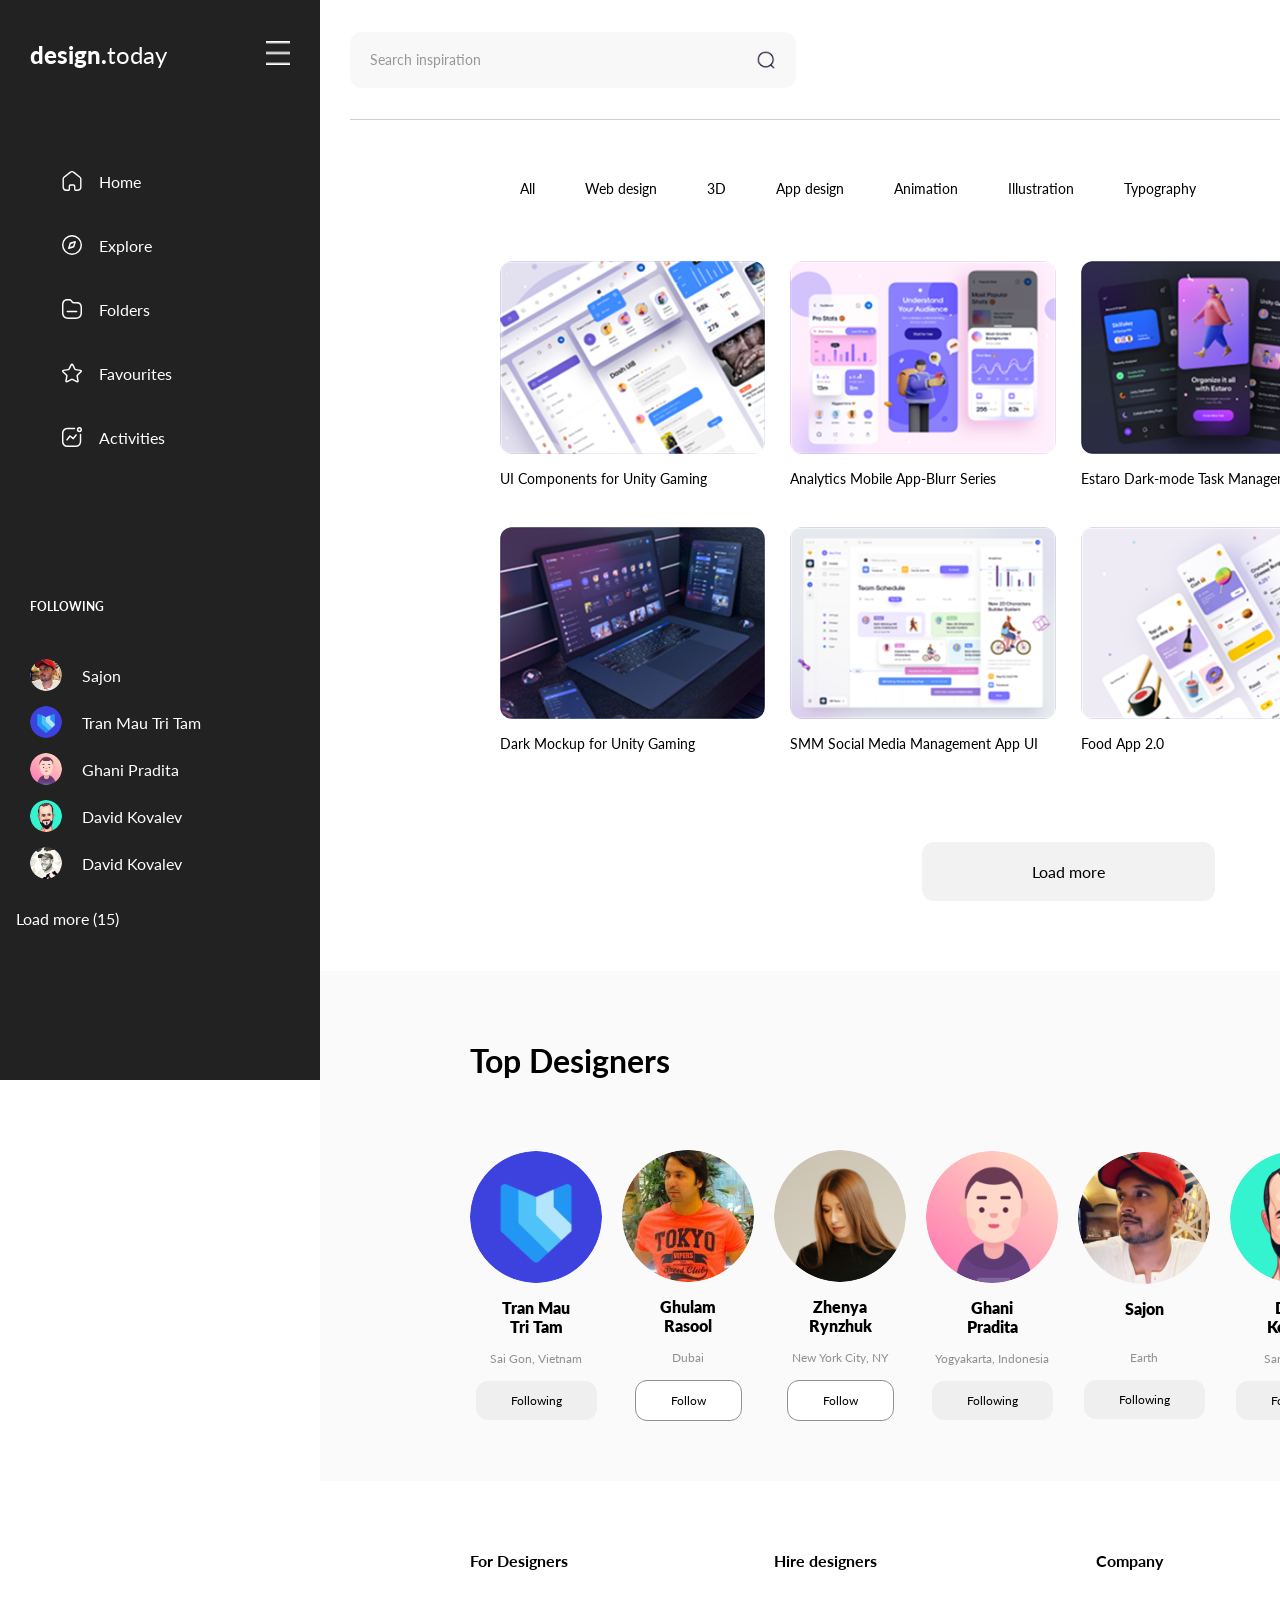
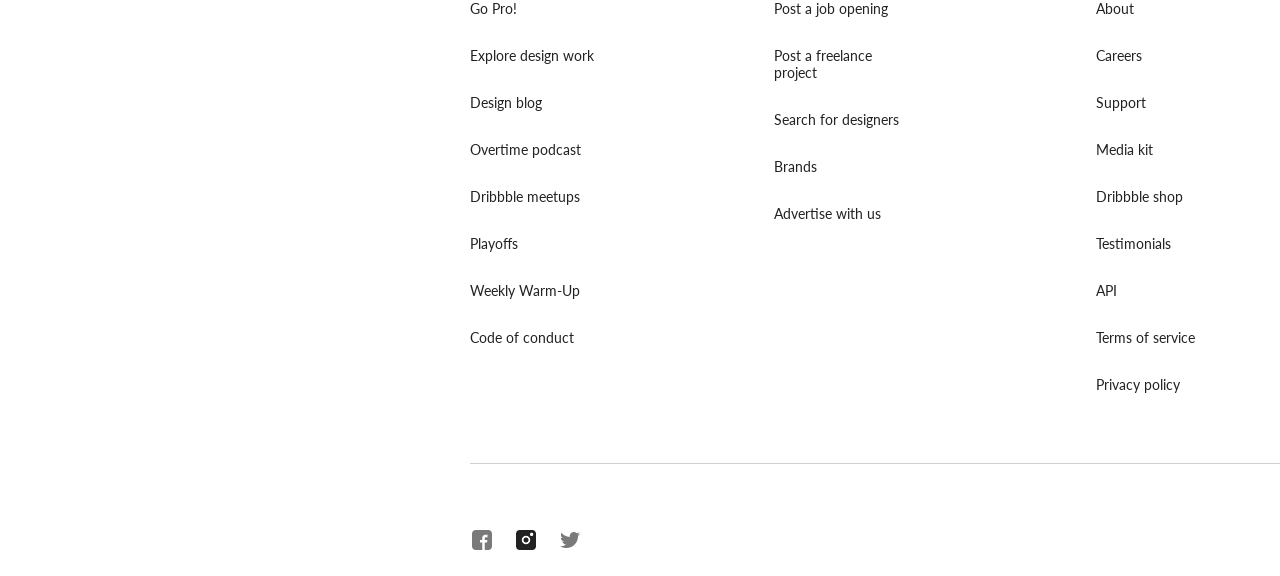
<file: index.html>
<!doctype html>
<html lang="en">
  <head>
    <meta charset="UTF-8" />
    <meta name="viewport" content="width=device-width, initial-scale=1.0" />
    <title>SHUALEDURI | NIKUSHA JGARKAVA</title>
    <link rel="stylesheet" href="src/style.css" />
    <link rel="preconnect" href="https://fonts.googleapis.com" />
    <link rel="preconnect" href="https://fonts.gstatic.com" crossorigin />
    <link
      href="https://fonts.googleapis.com/css2?family=Lato:ital,wght@0,100;0,300;0,400;0,700;0,900;1,100;1,300;1,400;1,700;1,900&display=swap"
      rel="stylesheet"
    />
    <meta name="desctiption" content="SHUALEDURI" />
    <meta
      property="og:url"
      content="https://nikushajgarkava718.github.io/SHUALEDURI-NIKUSHA-JGARKAVA/"
    />
    <meta property="og:type" content="site" />
    <meta property="og:title" content="making site design" />
    <meta property="og:description" content="making site design" />
  </head>
  <body>
    <aside class="sidebar">
      <div class="logo">
        <div class="mainlogo">
          <div class="start">design.</div>
          <div class="end">today</div>
        </div>
        <div class="burger">
          <img src="src/img/burger.png" alt="burgermenu" />
        </div>
      </div>
      <nav class="navigation">
        <ul>
          <li class="icons">
            <img src="src/img/home.svg" alt="home" />
            <span>Home</span>
          </li>
          <li class="icons">
            <img src="src/img/explore.svg" alt="explore" />
            <span>Explore</span>
          </li>
          <li class="icons">
            <img src="src/img/folders.svg" alt="folders" />
            <span>Folders</span>
          </li>
          <li class="icons">
            <img src="src/img/favourites.svg" alt="favourites" />
            <span>Favourites</span>
          </li>
          <li class="icons">
            <img src="src/img/activities.svg" alt="activities" />
            <span>Activities</span>
          </li>
        </ul>
      </nav>
      <div class="following">
        <h3>Following</h3>
        <ul class="allmembers">
          <li class="members">
            <img src="src/img/sajon.png" alt="Sajon" /> <span>Sajon</span>
          </li>
          <li class="members">
            <img src="src/img/tran.png" alt="Tran Mau Tri Tam" />
            <span>Tran Mau Tri Tam</span>
          </li>
          <li class="members">
            <img src="src/img/ghani.png" alt="Ghani Pradita" />
            <span>Ghani Pradita</span>
          </li>
          <li class="members">
            <img src="src/img/david.png" alt="David Kovalev" />
            <span>David Kovalev</span>
          </li>
          <li class="members">
            <img src="src/img/ryan.png" alt="Ryan Putnam" />
            <span>David Kovalev</span>
          </li>
        </ul>
      </div>
      <div class="loadmore">
        <p>Load more (15)</p>
      </div>
    </aside>
    <header class="header">
        <form class="search" role="search">
        <label for="search-input" class="visually-hidden">Search inspiration</label>
        <input
             type="search"
            id="search-input"
            name="search"
            placeholder="Search inspiration"
            />
            <button type="submit" aria-label="Search">
             <img src="src/img/searchicon.png" alt="" />
            </button>
        </form>
     
      </div>
      <div class="nextpage">
        <span>GO PRO!</span>
        <img src="src/img/mailnot.png" alt="maillogo" />
        <img src="src/img/notification.png" alt="messagelogo" />
        <a href="nextpage.html"
          ><img src="src/img/nextpage.png" alt="gotonextpage"
        /></a>
        <button class="load">UPLOAD</button>
      </div>
    </header>
    <section class="main">
      <div class="categories">
        <div class="catnames">
          <span class="names">All</span>
          <span class="names">Web design</span>
          <span class="names">3D</span>
          <span class="names">App design</span>
          <span class="names">Animation</span>
          <span class="names">Illustration</span>
          <span class="names">Typography</span>
        </div>
        <button class="bfilters">
          <img src="src/img/filterlogo.svg" alt="filterlogo" />
          Filters
        </button>
      </div>
      <div class="nextsection">
        <div class="bigphotos">
          <div class="photos">
            <img src="src/img/ui.png" alt="uielements" />
            <div class="photo-actions">
              <button class="icon-btn" aria-label="Add">
                <img src="src/img/plus.png" alt="" />
              </button>
              <button class="icon-btn" aria-label="Favourite">
                <img src="src/img/heart.png" alt="" />
              </button>
            </div>
            <p>UI Components for Unity Gaming</p>
          </div>
          <div class="photos">
            <img src="src/img/blurr.png" alt="blurr" />
            <div class="photo-actions">
              <button class="icon-btn" aria-label="Add">
                <img src="src/img/plus.png" alt="" />
              </button>
              <button class="icon-btn" aria-label="Favourite">
                <img src="src/img/heart.png" alt="" />
              </button>
            </div>
            <p>Analytics Mobile App-Blurr Series</p>
          </div>
          <div class="photos">
            <img src="src/img/darkmode.png" alt="darkmode" />
            <div class="photo-actions">
              <button class="icon-btn" aria-label="Add">
                <img src="src/img/plus.png" alt="" />
              </button>
              <button class="icon-btn" aria-label="Favourite">
                <img src="src/img/heart.png" alt="" />
              </button>
            </div>
            <p>Estaro Dark-mode Task Management App</p>
          </div>
          <div class="photos">
            <img src="src/img/livestream.png" alt="livestream" />
            <div class="photo-actions">
              <button class="icon-btn" aria-label="Add">
                <img src="src/img/plus.png" alt="" />
              </button>
              <button class="icon-btn" aria-label="Favourite">
                <img src="src/img/heart.png" alt="" />
              </button>
            </div>
            <p>Live streaming application for gamers.</p>
          </div>
        </div>
        <div class="bigphotos">
          <div class="photos">
            <img src="src/img/darkmockup.png" alt="uielements" />
            <div class="photo-actions">
              <button class="icon-btn" aria-label="Add">
                <img src="src/img/plus.png" alt="" />
              </button>
              <button class="icon-btn" aria-label="Favourite">
                <img src="src/img/heart.png" alt="" />
              </button>
            </div>
            <p>Dark Mockup for Unity Gaming</p>
          </div>
          <div class="photos">
            <img src="src/img/SMM.png" alt="blurr" />
            <div class="photo-actions">
              <button class="icon-btn" aria-label="Add">
                <img src="src/img/plus.png" alt="" />
              </button>
              <button class="icon-btn" aria-label="Favourite">
                <img src="src/img/heart.png" alt="" />
              </button>
            </div>
            <p>SMM Social Media Management App UI</p>
          </div>
          <div class="photos">
            <img src="src/img/food.png" alt="darkmode" />
            <div class="photo-actions">
              <button class="icon-btn" aria-label="Add">
                <img src="src/img/plus.png" alt="" />
              </button>
              <button class="icon-btn" aria-label="Favourite">
                <img src="src/img/heart.png" alt="" />
              </button>
            </div>
            <p>Food App 2.0</p>
          </div>
          <div class="photos">
            <img src="src/img/livestream2.png" alt="livestream" />
            <div class="photo-actions">
              <button class="icon-btn" aria-label="Add">
                <img src="src/img/plus.png" alt="" />
              </button>
              <button class="icon-btn" aria-label="Favourite">
                <img src="src/img/heart.png" alt="" />
              </button>
            </div>
            <p>Live streaming application for gamers.</p>
          </div>
        </div>
        <button class="loadmore">Load more</button>
      </div>
    </section>
    <section class="design">
      <div class="designers">
        <div class="topdesigners">
          <h4>Top Designers</h4>
          <p>View all</p>
        </div>
        <div class="realdesigners">
          <div class="designer">
            <img src="src/img/Tranmau.png" alt="tranpic" />
            <span class="fullname">Tran Mau Tri Tam</span>
            <span class="location">Sai Gon, Vietnam</span>
            <button>Following</button>
          </div>
          <div class="designer">
            <img src="src/img/ghulam.png" alt="ghulampic" />
            <span class="fullname">Ghulam Rasool</span>
            <span class="location">Dubai</span>
            <button class="follow">Follow</button>
          </div>
          <div class="designer">
            <img src="src/img/zhenya.png" alt="zhenyapic" />
            <span class="fullname">Zhenya Rynzhuk</span>
            <span class="location">New York City, NY</span>
            <button class="follow">Follow</button>
          </div>
          <div class="designer">
            <img src="src/img/ghani2.png" alt="ghanipic" />
            <span class="fullname">Ghani Pradita</span>
            <span class="location">Yogyakarta, Indonesia</span>
            <button>Following</button>
          </div>
          <div class="designer">
            <img src="src/img/sajon2.png" alt="sajonpic" />
            <span class="fullname">Sajon</span>
            <span class="location">Earth</span>
            <button>Following</button>
          </div>
          <div class="designer">
            <img src="src/img/david2.png" alt="davidpic" />
            <span class="fullname">David Kovalev</span>
            <span class="location">Sarasota, FL</span>
            <button>Following</button>
          </div>
          <div class="designer">
            <img src="src/img/ryan2.png" alt="ryanpic" />
            <span class="fullname">Ryan Putnam</span>
            <span class="location">Colorado Springs</span>
            <button>Following</button>
          </div>
          <div class="designer">
            <img src="src/img/dmitry.png" alt="dmitrypic" />
            <span class="fullname">Dmitry Lauretsky</span>
            <span class="location">Omsk, Russia</span>
            <button class="follow">Follow</button>
          </div>
        </div>
      </div>
    </section>
    <footer class="footer">
      <div class="links">
        <div class="alllinks">
          <h4>For Designers</h4>
          <a href="#">Go Pro!</a>
          <a href="#">Explore design work</a>
          <a href="#">Design blog</a>
          <a href="#">Overtime podcast</a>
          <a href="#">Dribbble meetups</a>
          <a href="#">Playoffs</a>
          <a href="#">Weekly Warm-Up</a>
          <a href="#">Code of conduct</a>
        </div>
        <div class="alllinks">
          <h4>Hire designers</h4>
          <a href="#">Post a job opening</a>
          <a href="#">Post a freelance project</a>
          <a href="#"> Search for designers</a>
          <a href="#">Brands</a>
          <a href="#">Advertise with us</a>
        </div>
        <div class="alllinks">
          <h4>Company</h4>
          <a href="#">About</a>
          <a href="#">Careers</a>
          <a href="#">Support</a>
          <a href="#">Media kit</a>
          <a href="#">Dribbble shop</a>
          <a href="#">Testimonials</a>
          <a href="#">API</a>
          <a href="#">Terms of service</a>
          <a href="#">Privacy policy</a>
        </div>
        <div class="alllinks">
          <h4>Directories</h4>
          <a href="#">Top designers</a>
          <a href="#">Top design teams</a>
          <a href="#">Design jobs</a>
          <a href="#">Tags</a>
          <a href="#">Places</a>
          <a href="#">Design assets</a>
          <a href="#">Shop Creative Market</a>
        </div>
      </div>
      <div class="media">
        <div class="socialmedia">
          <img src="src/img/fb.png" alt="facebook" />
          <img src="src/img/insta.png" alt="instagram" />
          <img src="src/img/x.png" alt="x-twitter" />
        </div>
        <div class="smartacademy">
          <p>For</p>
          <p class="academy">Smartacademy</p>
        </div>
      </div>
    </footer>
  </body>
</html>
</file>
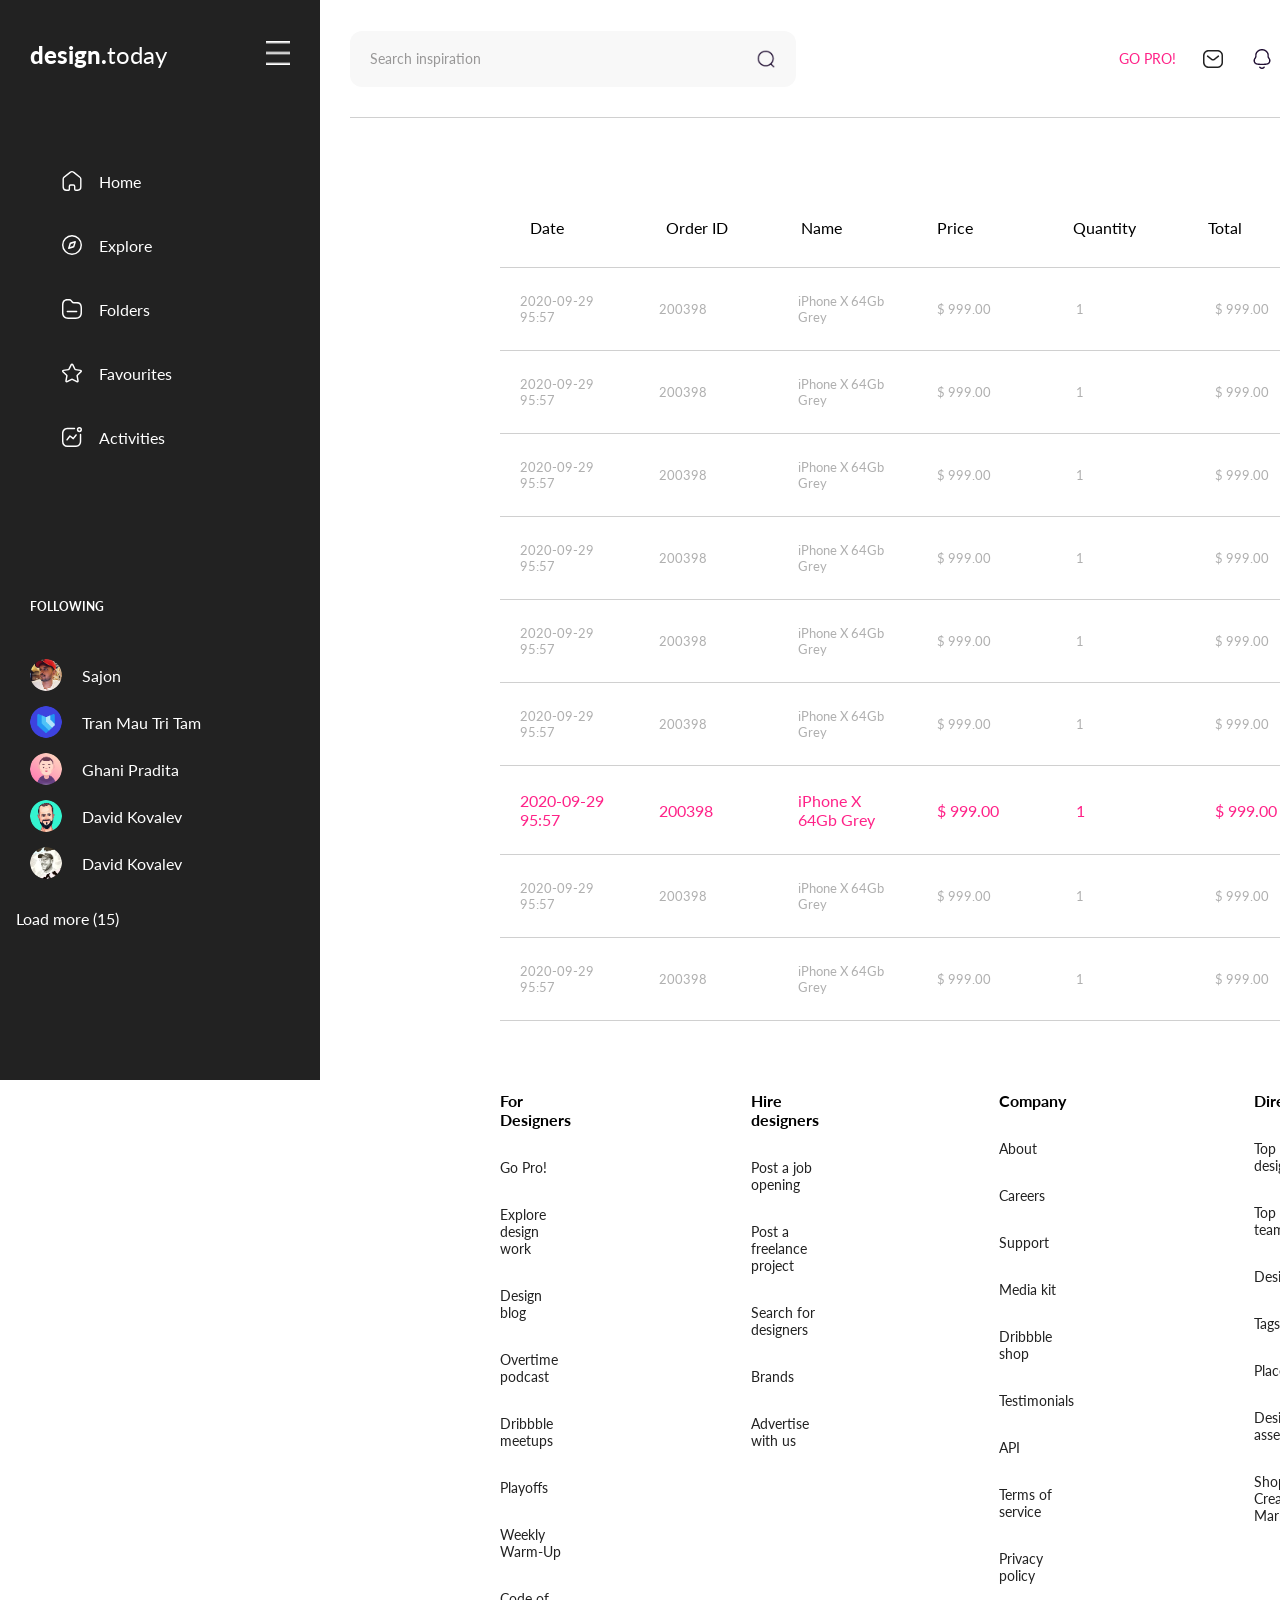
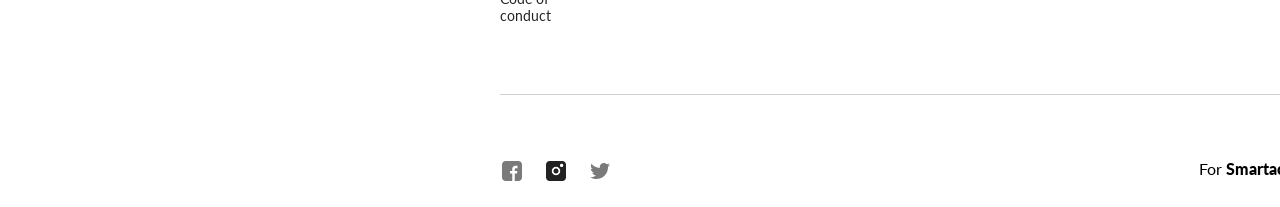
<file: nextpage.html>
<!doctype html>
<html lang="en">
  <head>
    <meta charset="UTF-8" />
    <meta name="viewport" content="width=device-width, initial-scale=1.0" />
    <title>SHUALEDURI | NIKUSHA JGARKAVA</title>
    <link rel="stylesheet" href="src/nextpage.css" />
    <link rel="preconnect" href="https://fonts.googleapis.com" />
    <link rel="preconnect" href="https://fonts.gstatic.com" crossorigin />
    <link
      href="https://fonts.googleapis.com/css2?family=Lato:ital,wght@0,100;0,300;0,400;0,700;0,900;1,100;1,300;1,400;1,700;1,900&display=swap"
      rel="stylesheet"
    />
    <meta name="desctiption" content="SHUALEDURI" />
    <meta
      property="og:url"
      content="https://nikushajgarkava718.github.io/SHUALEDURI-NIKUSHA-JGARKAVA/"
    />
    <meta property="og:type" content="site" />
    <meta property="og:title" content="making site design" />
    <meta property="og:description" content="making site design" />
  </head>
  <body>
    <aside class="sidebar">
      <div class="logo">
        <div class="mainlogo">
          <div class="start">design.</div>
          <div class="end">today</div>
        </div>
        <div class="burger">
          <img src="src/img/burger.png" alt="burgermenu" />
        </div>
      </div>
      <nav class="navigation">
        <ul>
          <li class="icons">
            <img src="src/img/home.svg" alt="home" />
            <span>Home</span>
          </li>
          <li class="icons">
            <img src="src/img/explore.svg" alt="explore" />
            <span>Explore</span>
          </li>
          <li class="icons">
            <img src="src/img/folders.svg" alt="folders" />
            <span>Folders</span>
          </li>
          <li class="icons">
            <img src="src/img/favourites.svg" alt="favourites" />
            <span>Favourites</span>
          </li>
          <li class="icons">
            <img src="src/img/activities.svg" alt="activities" />
            <span>Activities</span>
          </li>
        </ul>
      </nav>
      <div class="following">
        <h3>Following</h3>
        <ul class="allmembers">
          <li class="members">
            <img src="src/img/sajon.png" alt="Sajon" /> <span>Sajon</span>
          </li>
          <li class="members">
            <img src="src/img/tran.png" alt="Tran Mau Tri Tam" />
            <span>Tran Mau Tri Tam</span>
          </li>
          <li class="members">
            <img src="src/img/ghani.png" alt="Ghani Pradita" />
            <span>Ghani Pradita</span>
          </li>
          <li class="members">
            <img src="src/img/david.png" alt="David Kovalev" />
            <span>David Kovalev</span>
          </li>
          <li class="members">
            <img src="src/img/ryan.png" alt="Ryan Putnam" />
            <span>David Kovalev</span>
          </li>
        </ul>
      </div>
      <div class="loadmore">
        <p>Load more (15)</p>
      </div>
    </aside>
    <header class="header">
      <form class="search" role="search">
        <label for="search-input" class="visually-hidden"
          >Search inspiration</label
        >
        <input
          type="search"
          id="search-input"
          name="search"
          placeholder="Search inspiration"
        />
        <button type="submit" aria-label="Search">
          <img src="src/img/searchicon.png" alt="" />
        </button>
      </form>
      <div class="nextpage">
        <span>GO PRO!</span>
        <img src="src/img/mailnot.png" alt="maillogo" />
        <img src="src/img/notification.png" alt="messagelogo" />
        <a href="index.html"
          ><img src="src/img/account.svg" alt="backtopage"
        /></a>
        <button class="load">UPLOAD</button>
      </div>
    </header>
    <section class="orders">
      <div class="ordertitle">
        <p>Date</p>
        <p>Order ID</p>
        <p>Name</p>
        <p>Price</p>
        <p>Quantity</p>
        <p>Total</p>
      </div>
      <div class="border">
        <div class="data">
          <p class="date">2020-09-29 95:57</p>
          <p class="orderid">200398</p>
          <p class="namephone">iPhone X 64Gb Grey</p>
          <p class="price">$ 999.00</p>
          <p class="quantity">1</p>
          <p class="totalprice">$ 999.00</p>
        </div>
      </div>
      <div class="border">
        <div class="data">
          <p class="date">2020-09-29 95:57</p>
          <p class="orderid">200398</p>
          <p class="namephone">iPhone X 64Gb Grey</p>
          <p class="price">$ 999.00</p>
          <p class="quantity">1</p>
          <p class="totalprice">$ 999.00</p>
        </div>
      </div>
      <div class="border">
        <div class="data">
          <p class="date">2020-09-29 95:57</p>
          <p class="orderid">200398</p>
          <p class="namephone">iPhone X 64Gb Grey</p>
          <p class="price">$ 999.00</p>
          <p class="quantity">1</p>
          <p class="totalprice">$ 999.00</p>
        </div>
      </div>
      <div class="border">
        <div class="data">
          <p class="date">2020-09-29 95:57</p>
          <p class="orderid">200398</p>
          <p class="namephone">iPhone X 64Gb Grey</p>
          <p class="price">$ 999.00</p>
          <p class="quantity">1</p>
          <p class="totalprice">$ 999.00</p>
        </div>
      </div>
      <div class="border">
        <div class="data">
          <p class="date">2020-09-29 95:57</p>
          <p class="orderid">200398</p>
          <p class="namephone">iPhone X 64Gb Grey</p>
          <p class="price">$ 999.00</p>
          <p class="quantity">1</p>
          <p class="totalprice">$ 999.00</p>
        </div>
      </div>
      <div class="border">
        <div class="data">
          <p class="date">2020-09-29 95:57</p>
          <p class="orderid">200398</p>
          <p class="namephone">iPhone X 64Gb Grey</p>
          <p class="price">$ 999.00</p>
          <p class="quantity">1</p>
          <p class="totalprice">$ 999.00</p>
        </div>
      </div>
      <div class="borderred">
        <div class="data">
          <p class="date">2020-09-29 95:57</p>
          <p class="orderid">200398</p>
          <p class="namephone">iPhone X 64Gb Grey</p>
          <p class="price">$ 999.00</p>
          <p class="quantity">1</p>
          <p class="totalprice">$ 999.00</p>
        </div>
      </div>
      <div class="border">
        <div class="data">
          <p class="date">2020-09-29 95:57</p>
          <p class="orderid">200398</p>
          <p class="namephone">iPhone X 64Gb Grey</p>
          <p class="price">$ 999.00</p>
          <p class="quantity">1</p>
          <p class="totalprice">$ 999.00</p>
        </div>
      </div>
      <div class="border">
        <div class="data">
          <p class="date">2020-09-29 95:57</p>
          <p class="orderid">200398</p>
          <p class="namephone">iPhone X 64Gb Grey</p>
          <p class="price">$ 999.00</p>
          <p class="quantity">1</p>
          <p class="totalprice">$ 999.00</p>
        </div>
      </div>
    </section>
    <footer class="footer">
      <div class="links">
        <div class="alllinks">
          <h4>For Designers</h4>
          <a href="#">Go Pro!</a>
          <a href="#">Explore design work</a>
          <a href="#">Design blog</a>
          <a href="#">Overtime podcast</a>
          <a href="#">Dribbble meetups</a>
          <a href="#">Playoffs</a>
          <a href="#">Weekly Warm-Up</a>
          <a href="#">Code of conduct</a>
        </div>
        <div class="alllinks">
          <h4>Hire designers</h4>
          <a href="#">Post a job opening</a>
          <a href="#">Post a freelance project</a>
          <a href="#"> Search for designers</a>
          <a href="#">Brands</a>
          <a href="#">Advertise with us</a>
        </div>
        <div class="alllinks">
          <h4>Company</h4>
          <a href="#">About</a>
          <a href="#">Careers</a>
          <a href="#">Support</a>
          <a href="#">Media kit</a>
          <a href="#">Dribbble shop</a>
          <a href="#">Testimonials</a>
          <a href="#">API</a>
          <a href="#">Terms of service</a>
          <a href="#">Privacy policy</a>
        </div>
        <div class="alllinks">
          <h4>Directories</h4>
          <a href="#">Top designers</a>
          <a href="#">Top design teams</a>
          <a href="#">Design jobs</a>
          <a href="#">Tags</a>
          <a href="#">Places</a>
          <a href="#">Design assets</a>
          <a href="#">Shop Creative Market</a>
        </div>
      </div>
      <div class="media">
        <div class="socialmedia">
          <img src="src/img/fb.png" alt="facebook" />
          <img src="src/img/insta.png" alt="instagram" />
          <img src="src/img/x.png" alt="x-twitter" />
        </div>
        <div class="smartacademy">
          <p>For</p>
          <p class="academy">Smartacademy</p>
        </div>
      </div>
    </footer>
  </body>
</html>
</file>
<file: src/style.css>
* {
  margin: 0;
  padding: 0;
  box-sizing: border-box;
  font-family: "Lato", sans-serif;
}

ul,
li {
  list-style: none;
}

.sidebar {
  background-color: #222222;
  width: 100%;
  padding-bottom: 20px;

  .logo {
    display: flex;
    justify-content: space-between;
    align-items: center;
    padding: 20px 16px;

    .mainlogo {
      display: flex;
      .start {
        color: white;
        font-weight: 900;
        font-size: 20px;
      }
      .end {
        color: white;
        font-size: 20px;
      }
    }

    .burger img {
      width: 24px;
      height: 24px;
    }
  }

  .navigation {
    padding: 0 16px;

    .icons {
      color: white;
      display: flex;
      align-items: center;
      gap: 15px;
      min-height: 50px;
      padding: 14px 16px;
      border-radius: 12px;
      &:hover {
        background-color: #ff2288;
      }
    }
  }
}

.following {
  margin-top: 30px;
  h3 {
    color: white;
    text-transform: uppercase;
    padding: 0 16px;
    font-size: 12px;
  }
  .allmembers {
    padding: 16px;
    color: white;
    .members {
      gap: 15px;
      display: flex;
      align-items: center;
      margin-top: 14px;
    }
    img {
      width: 32px;
      height: 32px;
      border-radius: 50%;
    }
  }
}

.sidebar .loadmore {
  padding: 0 16px;
  color: white;
}

.header {
  display: flex;
  flex-wrap: wrap;
  align-items: center;
  gap: 12px;
  padding: 16px;

  .search {
    order: 3;
    width: 100%;
    color: #111111;
    background-color: #f8f8f8;
    min-height: 48px;
    display: flex;
    justify-content: space-between;
    align-items: center;
    padding: 0 16px;
    border-radius: 12px;
  }

  .search input {
    border: none;
    background: none;
    outline: none;
    font-family: inherit;
    font-size: 14px;
    color: #111111;
    flex: 1;
  }

  .search input::placeholder {
    color: #989797;
  }

  .search button {
    background: none;
    border: none;
    cursor: pointer;
    padding: 0;
    display: flex;
    align-items: center;
  }

  .search img {
    width: 20px;
    height: 20px;
  }

  .visually-hidden {
    position: absolute;
    width: 1px;
    height: 1px;
    padding: 0;
    margin: -1px;
    overflow: hidden;
    clip: rect(0, 0, 0, 0);
    white-space: nowrap;
    border: 0;
  }

  .nextpage {
    order: 2;
    margin-left: auto;
    display: flex;
    align-items: center;
    gap: 14px;

    span {
      /* display: none; */
      color: #ff2288;
    }

    img {
      width: 20px;
      height: 20px;
    }

    .load {
      background-color: #ff2288;
      border: none;
      font-size: 13px;
      padding: 10px 16px;
      border-radius: 10px;
      color: white;
      &:hover {
        background-color: #222222;
      }
    }
  }
}

.main {
  border-top: 1px solid #d0d0d0;
  margin: 0 16px;

  .categories {
    padding: 20px 0;
    display: flex;
    flex-direction: column;
    gap: 16px;

    .catnames {
      display: flex;
      gap: 8px;
      overflow-x: auto;
      padding-bottom: 4px;
    }

    .names {
      padding: 10px 14px;
      white-space: nowrap;
      font-size: 14px;
      &:hover {
        background-color: #f2f2f2;
        border-radius: 12px;
      }
    }

    .bfilters {
      align-self: flex-start;
      display: flex;
      align-items: center;
      gap: 10px;
      font-size: 14px;
      background-color: white;
      border: 1px solid #d8d8d8;
      padding: 10px 16px;
      border-radius: 12px;
    }
  }

  .nextsection {
    display: flex;
    flex-direction: column;
    align-items: stretch;

    .bigphotos {
      display: grid;
      grid-template-columns: 1fr;
      gap: 20px;
      margin-top: 20px;

      .photos {
        position: relative;
        p {
          margin-top: 12px;
          font-size: 14px;
        }
      }

      .photos img {
        width: 100%;
        display: block;
        border-radius: 12px;
      }

      .photo-actions {
        position: absolute;
        top: 12px;
        left: 12px;
        display: flex;
        flex-direction: column;
        gap: 8px;
      }

      .icon-btn {
        width: 32px;
        height: 32px;
        background-color: white;
        border-radius: 10px;
        border: none;
        display: flex;
        align-items: center;
        justify-content: center;
      }

      .icon-btn img {
        width: 14px;
        height: 14px;
      }
    }

    .loadmore {
      color: black;
      background: #f2f2f2;
      padding: 14px;
      font-size: 14px;
      border: none;
      border-radius: 12px;
      margin-top: 30px;
      width: 100%;
    }
  }
}

.designers {
  margin-top: 40px;
  background-color: #fafafa;

  .topdesigners {
    display: flex;
    justify-content: space-between;
    align-items: center;
    padding: 30px 16px;
    h4 {
      font-size: 22px;
    }
    p {
      font-size: 13px;
      color: #bcbcbc;
    }
  }

  .realdesigners {
    padding: 0 16px 30px;
    display: flex;
    gap: 20px;
    overflow-x: auto;
  }

  .designer {
    flex: 0 0 auto;
    max-width: 110px;
    display: flex;
    flex-direction: column;
    align-items: center;
    gap: 10px;

    img {
      width: 64px;
      height: 64px;
      border-radius: 50%;
    }

    .fullname {
      text-align: center;
      font-size: 13px;
      font-weight: 800;
    }

    .location {
      color: #919090;
      font-size: 11px;
      text-align: center;
    }

    button {
      padding: 8px 20px;
      border: none;
      border-radius: 12px;
      font-size: 12px;
    }

    .follow {
      background-color: white;
      border: 1px solid #919090;
    }
  }
}

.footer {
  margin-top: 40px;
  padding: 0 16px;

  .links {
    display: flex;
    flex-direction: column;
    gap: 30px;
    padding-bottom: 40px;
    border-bottom: 1px solid #d0d0d0;

    .alllinks {
      display: flex;
      flex-direction: column;
      gap: 16px;
      a {
        text-decoration: none;
        color: #222222;
        font-size: 14px;
      }
    }
  }

  .media {
    display: flex;
    flex-direction: row;
    justify-content: space-between;
    gap: 16px;
    padding: 24px 0;

    .socialmedia {
      display: flex;
      gap: 20px;
      img {
        max-width: 22px;
        height: 22px;
      }
    }

    .smartacademy {
      display: flex;
      gap: 4px;
      font-size: 13px;
      .academy {
        font-weight: bold;
      }
    }
  }
}

@media (min-width: 768px) {
  /* * {
    margin: 0;
    padding: 0;
    box-sizing: border-box;
  } */

  body {
    display: grid;
    grid-template-columns: 320px 1fr;
    grid-template-rows: auto 1fr;
    grid-template-areas:
      "sidebar header"
      "sidebar main"
      "sidebar design"
      "sidebar footer";
  }

  .sidebar {
    grid-area: sidebar;
  }

  .header {
    grid-area: header;
  }

  .main {
    grid-area: main;
  }

  .design {
    grid-area: design;
  }
  .footer {
    grid-area: footer;
  }

  ul,
  li {
    list-style: none;
  }

  .sidebar {
    background-color: #222222;
    width: 320px;
    height: 1080px;
    .logo {
      display: flex;
      justify-content: space-between;
      padding: 40px 30px;
      .mainlogo {
        display: flex;
        .start {
          color: white;
          font-weight: 900;
          font-size: 24px;
        }
        .end {
          color: white;
          font-size: 24px;
        }
      }
    }

    .navigation {
      padding: 40px 30px;

      .icons {
        color: white;
        display: flex;
        align-items: center;
        gap: 15px;
        /* margin-bottom: 50px; */
        max-width: 260px;
        min-height: 60px;
        padding: 20px 30px;
        border-radius: 12px;
        &:hover {
          background-color: #ff2288;
        }
      }
    }
  }

  .following {
    margin-top: 90px;
    h3 {
      color: white;
      text-transform: uppercase;
      padding: 0 30px;
      font-size: 12px;
    }

    .allmembers {
      padding: 30px;
      color: white;
      .members {
        gap: 20px;
        display: flex;
        align-items: center;
        margin-top: 15px;
      }
    }
  }

  .loadmore {
    padding: 0 30px;
    color: white;
  }

  .header {
    display: flex;
    justify-content: space-between;
    padding: 30px;
    .search {
      color: #111111;
      background-color: #f8f8f8;
      width: 446px;
      order: 0;
      min-height: 56px;
      display: flex;
      justify-content: space-between;
      align-items: center;
      padding: 0 20px;
      border-radius: 12px;
    }

    .nextpage {
      display: flex;
      align-items: center;
      gap: 25px;
      img {
        width: auto;
        height: auto;
      }
      span {
        color: #ff2288;
        font-size: 14px;
      }

      .load {
        background-color: #ff2288;
        border: none;
        font-size: 14px;
        padding: 20px 40px;
        border-radius: 12px;
        color: white;
        &:hover {
          background-color: #222222;
        }
      }
    }
  }

  .main {
    border-top: 1px solid #d0d0d0;
    margin: 0 30px;
    .categories {
      padding: 0 150px;
      margin-top: 40px;
      display: flex;
      align-items: center;
      justify-content: space-between;
      flex-direction: row;
      .catnames {
        display: flex;
        gap: 10px;
      }
      .names {
        padding: 20px;
        &:hover {
          background-color: #f2f2f2;
          border-radius: 12px;
        }
      }
      .bfilters {
        display: flex;
        align-items: center;
        gap: 15px;
        font-size: 16px;
        background-color: white;
        border: 1px solid #d8d8d8;
        padding: 15px 25px;
        border-radius: 12px;
      }
    }

    .nextsection {
      display: flex;
      flex-direction: column;
      align-items: center;
      .bigphotos {
        display: flex;
        justify-content: space-between;
        gap: 25px;
        margin-top: 40px;
        padding: 0 150px;
        .photos {
          position: relative;
          p {
            margin-top: 16px;
          }
        }

        .photos img {
          width: 100%;
          display: block;
          border-radius: 12px;
        }

        .photo-actions {
          position: absolute;
          top: 15px;
          left: 15px;
          display: none;
          flex-direction: column;
          gap: 8px;
        }

        .photos:hover .photo-actions {
          display: flex;
        }

        .icon-btn {
          width: 36px;
          height: 36px;
          background-color: white;
          border-radius: 12px;
          border: none;
          display: flex;
          align-items: center;
          justify-content: center;
          cursor: pointer;
        }

        .icon-btn img {
          width: 16px;
          height: 16px;
        }
      }

      .loadmore {
        color: black;
        width: auto;
        padding: 20px 110px;
        font-size: 16px;
        border: none;
        border-radius: 12px;
        margin-top: 90px;
      }
    }
  }

  .designers {
    margin-top: 70px;
    background-color: #fafafa;
    .topdesigners {
      display: flex;
      justify-content: space-between;
      padding: 70px 150px;
      h4 {
        font-size: 32px;
      }
      p {
        font-size: 14px;
        color: #bcbcbc;
      }
    }
    .realdesigners {
      padding: 0 150px;
      padding-bottom: 60px;
      display: flex;
      align-items: center;
      justify-content: space-between;
    }
    .designer {
      max-width: 132px;
      display: flex;
      flex-direction: column;
      align-items: center;
      justify-content: space-between;
      gap: 15px;
      img {
        width: auto;
        height: auto;
      }
      .fullname {
        text-align: center;
        font-size: 16px;
        font-weight: 800;
        max-width: 70px;
        min-height: 36px;
      }
      .location {
        color: #919090;
        font-size: 12px;
      }
      button {
        padding: 12px 35px;
        border: none;
        border-radius: 12px;
      }
      .follow {
        background-color: white;
        border: 1px solid #919090;
        border-radius: 12px;
      }
    }
  }

  .footer {
    margin-top: 70px;
    padding: 0 150px;

    .links {
      display: flex;
      gap: 180px;
      flex-direction: row;
      padding-bottom: 70px;
      border-bottom: 1px solid #d0d0d0;
      .alllinks {
        max-width: 142px;
        display: flex;
        flex-direction: column;
        gap: 30px;
        a {
          text-decoration: none;
          color: #222222;
        }
      }
    }

    .media {
      display: flex;
      justify-content: space-between;
      flex-direction: row;
      margin-top: 40px;
      .socialmedia {
        display: flex;
        gap: 20px;
        img {
          max-width: 24px;
          height: 24px;
        }
      }
      .smartacademy {
        display: flex;
        gap: 4px;
        p {
          font-size: 16px;
        }
        .academy {
          font-weight: 900;
          font-size: 16px;
        }
      }
    }
  }
}
</file>
<file: src/nextpage.css>
* {
  margin: 0;
  padding: 0;
  box-sizing: border-box;
  font-family: "Lato", sans-serif;
}

ul,
li {
  list-style: none;
}

.sidebar {
  background-color: #222222;
  width: 100%;
  padding-bottom: 20px;

  .logo {
    display: flex;
    justify-content: space-between;
    align-items: center;
    padding: 20px 16px;

    .mainlogo {
      display: flex;
      .start {
        color: white;
        font-weight: 900;
        font-size: 20px;
      }
      .end {
        color: white;
        font-size: 20px;
      }
    }

    .burger img {
      width: 24px;
      height: 24px;
    }
  }

  .navigation {
    padding: 0 16px;

    .icons {
      color: white;
      display: flex;
      align-items: center;
      gap: 15px;
      min-height: 50px;
      padding: 14px 16px;
      border-radius: 12px;
      &:hover {
        background-color: #ff2288;
      }
    }
  }
}

.following {
  margin-top: 30px;
  h3 {
    color: white;
    text-transform: uppercase;
    padding: 0 16px;
    font-size: 12px;
  }
  .allmembers {
    padding: 16px;
    color: white;
    .members {
      gap: 15px;
      display: flex;
      align-items: center;
      margin-top: 14px;
    }
    img {
      width: 32px;
      height: 32px;
      border-radius: 50%;
    }
  }
}

.sidebar .loadmore {
  padding: 0 16px;
  color: white;
}

.header {
  display: flex;
  flex-wrap: wrap;
  align-items: center;
  gap: 12px;
  padding: 16px;
  .search {
    order: 0;
    width: 100%;
    width: 446px;
    color: #111111;
    background-color: #f8f8f8;
    min-height: 48px;
    display: flex;
    justify-content: space-between;
    align-items: center;
    padding: 0 16px;
    border-radius: 12px;
  }

  .search input {
    border: none;
    background: none;
    outline: none;
    font-family: inherit;
    font-size: 14px;
    color: #111111;
    flex: 1;
  }

  .search input::placeholder {
    color: #989797;
  }

  .search button {
    background: none;
    border: none;
    cursor: pointer;
    padding: 0;
    display: flex;
    align-items: center;
  }

  .search img {
    width: 20px;
    height: 20px;
  }

  .visually-hidden {
    position: absolute;
    width: 1px;
    height: 1px;
    padding: 0;
    margin: -1px;
    overflow: hidden;
    clip: rect(0, 0, 0, 0);
    white-space: nowrap;
    border: 0;
  }

  .nextpage {
    display: flex;
    align-items: center;
    gap: 25px;
    img {
      width: auto;
      height: auto;
    }
    span {
      color: #ff2288;
      font-size: 14px;
    }

    .load {
      background-color: #ff2288;
      border: none;
      font-size: 14px;
      padding: 20px 40px;
      border-radius: 12px;
      color: white;
      &:hover {
        background-color: #222222;
      }
    }
  }
}

.nextpage {
  order: 2;
  margin-left: auto;
  display: flex;
  align-items: center;
  gap: 14px;

  span {
    /* display: none; */
    color: #ff2288;
  }

  img {
    width: 20px;
    height: 20px;
  }

  .load {
    background-color: #ff2288;
    border: none;
    font-size: 13px;
    padding: 10px 16px;
    border-radius: 10px;
    color: white;
  }
}

.orders {
  border-top: 1px solid #d0d0d0;
  margin: 0 16px;
  padding: 0;

  .ordertitle {
    display: none;
  }

  .border {
    padding: 5px 0;
    border-bottom: 1px solid #d0d0d0;

    .data {
      padding: 16px;
      display: flex;
      flex-direction: column;
      gap: 10px;
      color: #afafaf;

      p {
        margin: 0;
        display: flex;
        justify-content: space-between;
        font-size: 13px;
      }

      .date::before {
        content: "Date";
        font-weight: 600;
        color: #222222;
      }
      .orderid::before {
        content: "Order ID";
        font-weight: 600;
        color: #222222;
      }
      .namephone::before {
        content: "Name";
        font-weight: 600;
        color: #222222;
      }
      .price::before {
        content: "Price";
        font-weight: 600;
        color: #222222;
      }
      .quantity::before {
        content: "Quantity";
        font-weight: 600;
        color: #222222;
      }
      .totalprice::before {
        content: "Total";
        font-weight: 600;
        color: #222222;
      }
    }
  }
}

.footer {
  margin-top: 40px;
  padding: 0 16px;

  .links {
    display: flex;
    flex-direction: column;
    gap: 30px;
    padding-bottom: 40px;
    border-bottom: 1px solid #d0d0d0;

    .alllinks {
      display: flex;
      flex-direction: column;
      gap: 16px;
      a {
        text-decoration: none;
        color: #222222;
        font-size: 14px;
      }
    }
  }

  .media {
    display: flex;
    flex-direction: row;
    justify-content: space-between;
    gap: 16px;
    padding: 24px 0;

    .socialmedia {
      display: flex;
      gap: 20px;
      img {
        max-width: 22px;
        height: 22px;
      }
    }

    .smartacademy {
      display: flex;
      gap: 4px;
      font-size: 13px;
      .academy {
        font-weight: bold;
      }
    }
  }
}

@media (min-width: 768px) {
  /* * {
    margin: 0;
    padding: 0;
    box-sizing: border-box;
  } */

  body {
    display: grid;
    grid-template-columns: 320px 1fr;
    grid-template-rows: auto 1fr;
    grid-template-areas:
      "sidebar header"
      "sidebar orders"
      "sidebar footer";
  }

  .sidebar {
    grid-area: sidebar;
  }

  .header {
    grid-area: header;
  }

  .orders {
    grid-area: orders;
  }

  .footer {
    grid-area: footer;
  }

  ul,
  li {
    list-style: none;
  }

  .sidebar {
    background-color: #222222;
    width: 320px;
    height: 1080px;
    .logo {
      display: flex;
      justify-content: space-between;
      padding: 40px 30px;
      .mainlogo {
        display: flex;
        .start {
          color: white;
          font-weight: 900;
          font-size: 24px;
        }
        .end {
          color: white;
          font-size: 24px;
        }
      }
    }

    .navigation {
      padding: 40px 30px;

      .icons {
        color: white;
        display: flex;
        align-items: center;
        gap: 15px;
        /* margin-bottom: 50px; */
        max-width: 260px;
        min-height: 60px;
        padding: 20px 30px;
        border-radius: 12px;
        &:hover {
          background-color: #ff2288;
        }
      }
    }
  }

  .following {
    margin-top: 90px;
    h3 {
      color: white;
      text-transform: uppercase;
      padding: 0 30px;
      font-size: 12px;
    }

    .allmembers {
      padding: 30px;
      color: white;
      .members {
        gap: 20px;
        display: flex;
        align-items: center;
        margin-top: 15px;
      }
    }
  }

  .loadmore {
    padding: 0 30px;
    color: white;
  }

  .header {
    display: flex;
    justify-content: space-between;
    padding: 30px;
    .search {
      color: #111111;
      background-color: #f8f8f8;
      width: 446px;
      order: 0;
      min-height: 56px;
      display: flex;
      justify-content: space-between;
      align-items: center;
      padding: 0 20px;
      border-radius: 12px;
    }
  }

  .orders {
    border-top: 1px solid #d0d0d0;
    margin: 0 30px;
    padding: 0 150px;

    .ordertitle {
      margin-top: 70px;
      padding: 30px;
      border-bottom: 1px solid #d0d0d0;
      display: grid;
      grid-template-columns: repeat(6, 1fr);
      column-gap: 40px;
    }

    .border {
      padding: 5px 0;
      border-bottom: 1px solid #d0d0d0;

      .data {
        padding: 20px;
        display: grid;
        grid-template-columns: repeat(6, 1fr);
        column-gap: 40px;
        align-items: center;
        color: #afafaf;

        &:hover {
          background-color: #f2f2f2;
          color: black;
          border-radius: 12px;
        }

        p {
          display: block;
        }

        p::before {
          display: none;
        }
      }
    }

    .borderred {
      padding: 5px 0;
      border-bottom: 1px solid #d0d0d0;

      .data {
        padding: 20px;
        display: grid;
        grid-template-columns: repeat(6, 1fr);
        column-gap: 40px;
        align-items: center;
        color: #ff2288;

        &:hover {
          background-color: #f2f2f2;
          color: #ff2288;
          border-radius: 12px;
        }

        p {
          display: block;
        }

        p::before {
          display: none;
        }
      }
    }
  }

  .footer {
    margin-top: 70px;
    padding: 0 180px;

    .links {
      display: flex;
      gap: 180px;
      flex-direction: row;
      padding-bottom: 70px;
      border-bottom: 1px solid #d0d0d0;
      .alllinks {
        max-width: 142px;
        display: flex;
        flex-direction: column;
        gap: 30px;
        a {
          text-decoration: none;
          color: #222222;
        }
      }
    }

    .media {
      display: flex;
      justify-content: space-between;
      flex-direction: row;
      margin-top: 40px;
      .socialmedia {
        display: flex;
        gap: 20px;
        img {
          max-width: 24px;
          height: 24px;
        }
      }
      .smartacademy {
        display: flex;
        gap: 4px;
        p {
          font-size: 16px;
        }
        .academy {
          font-weight: 900;
          font-size: 16px;
        }
      }
    }
  }
}
</file>
